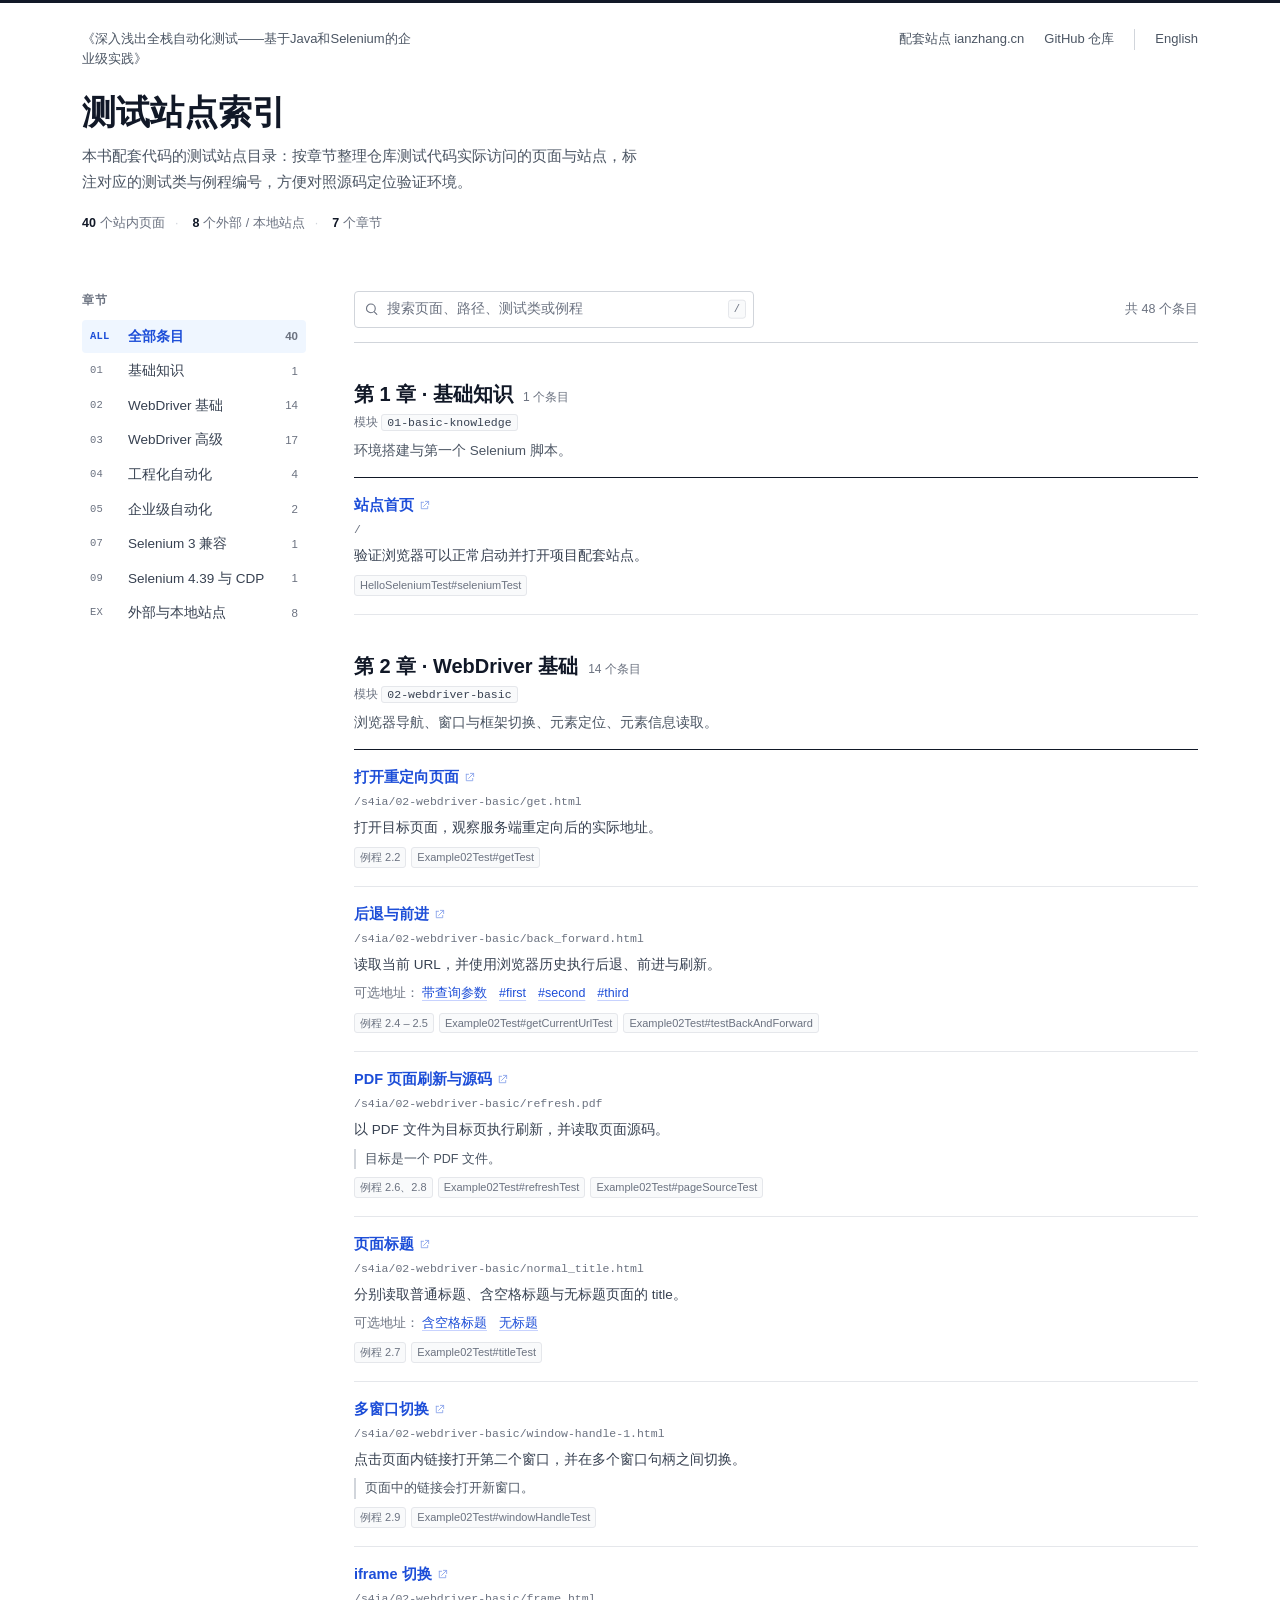
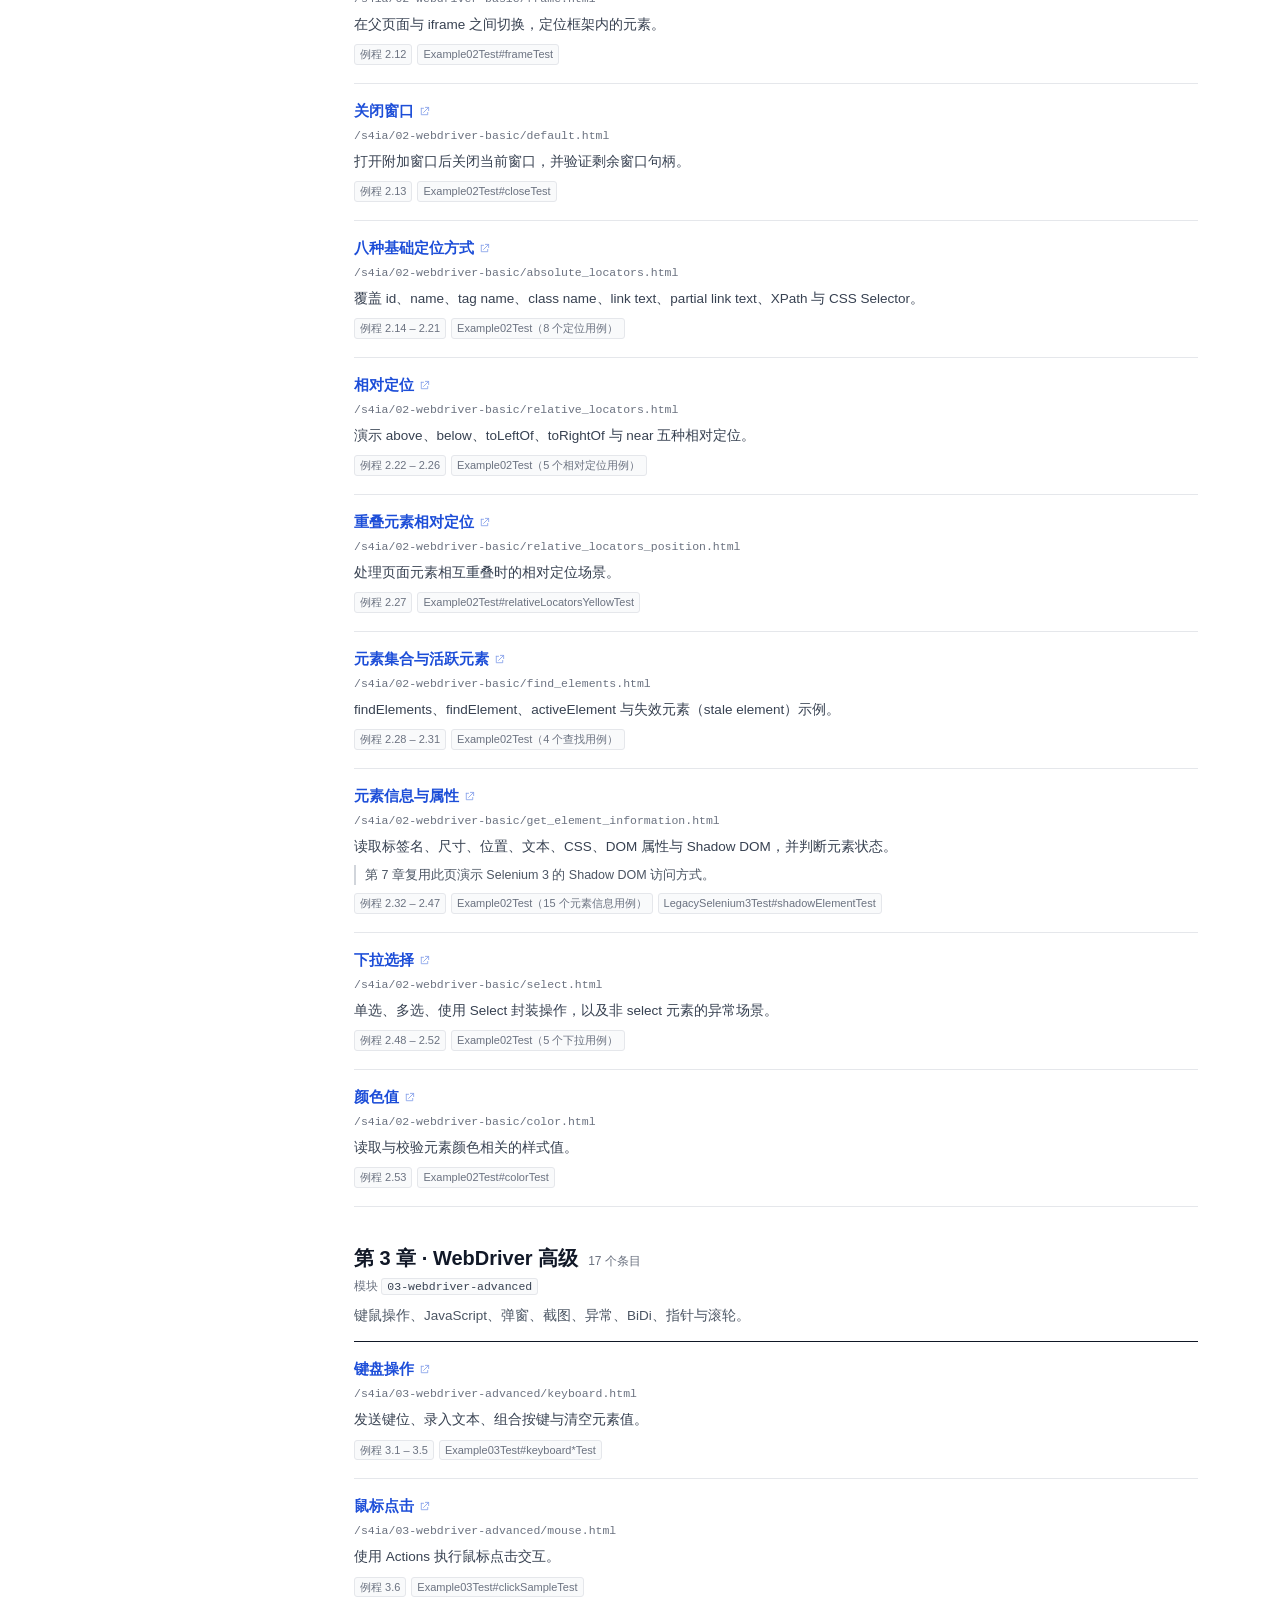
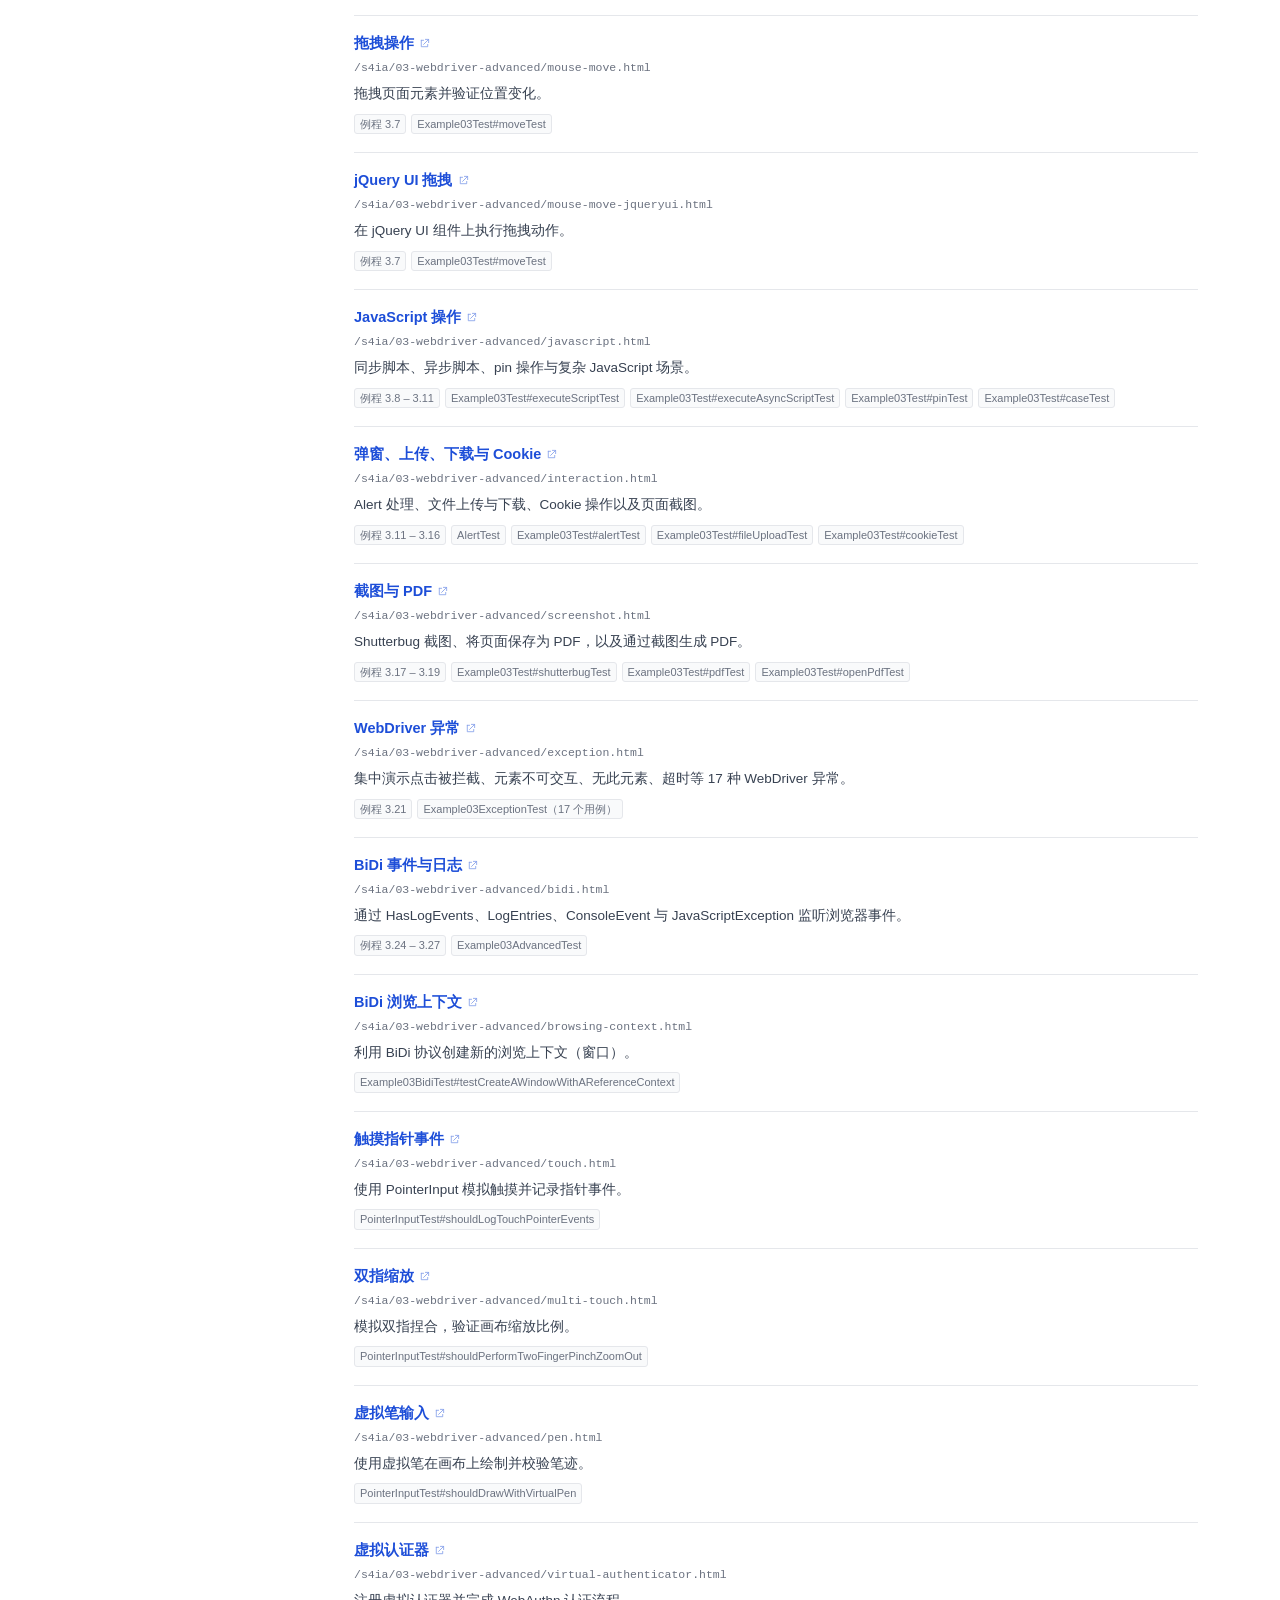
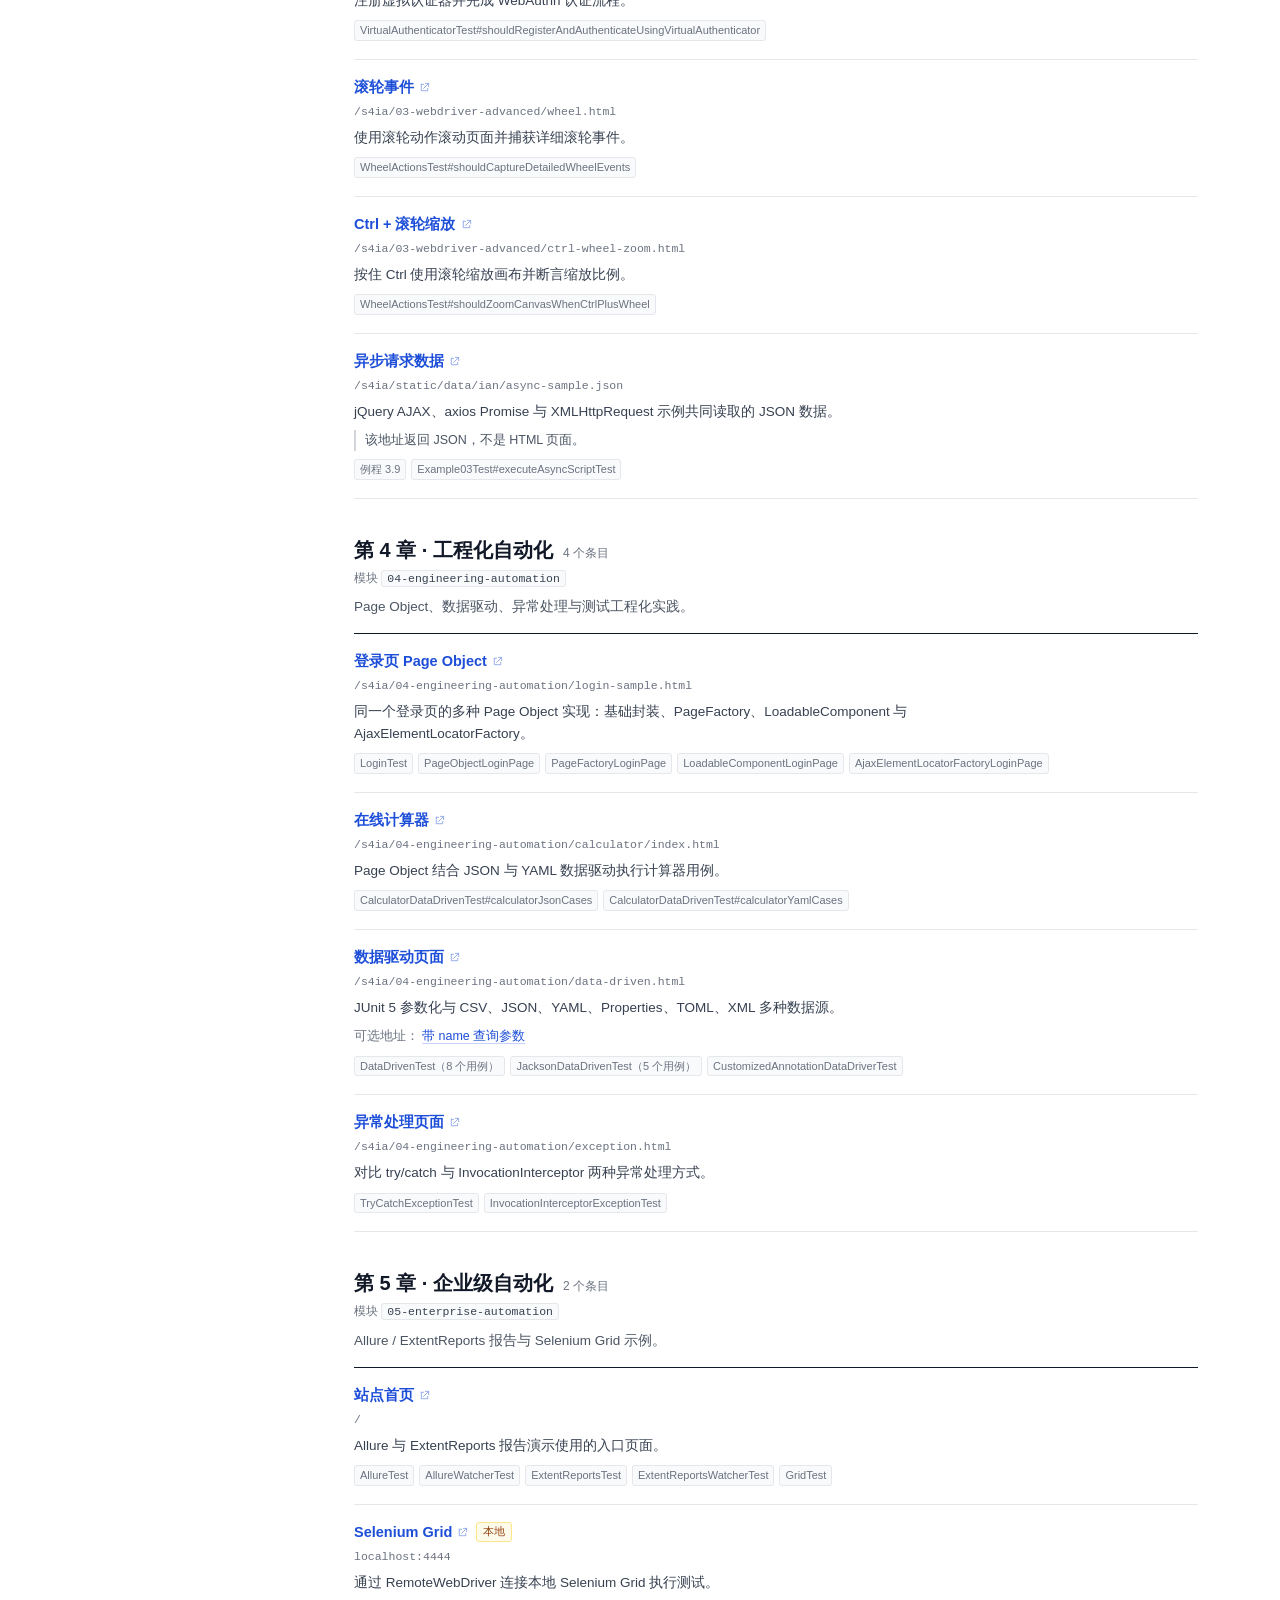
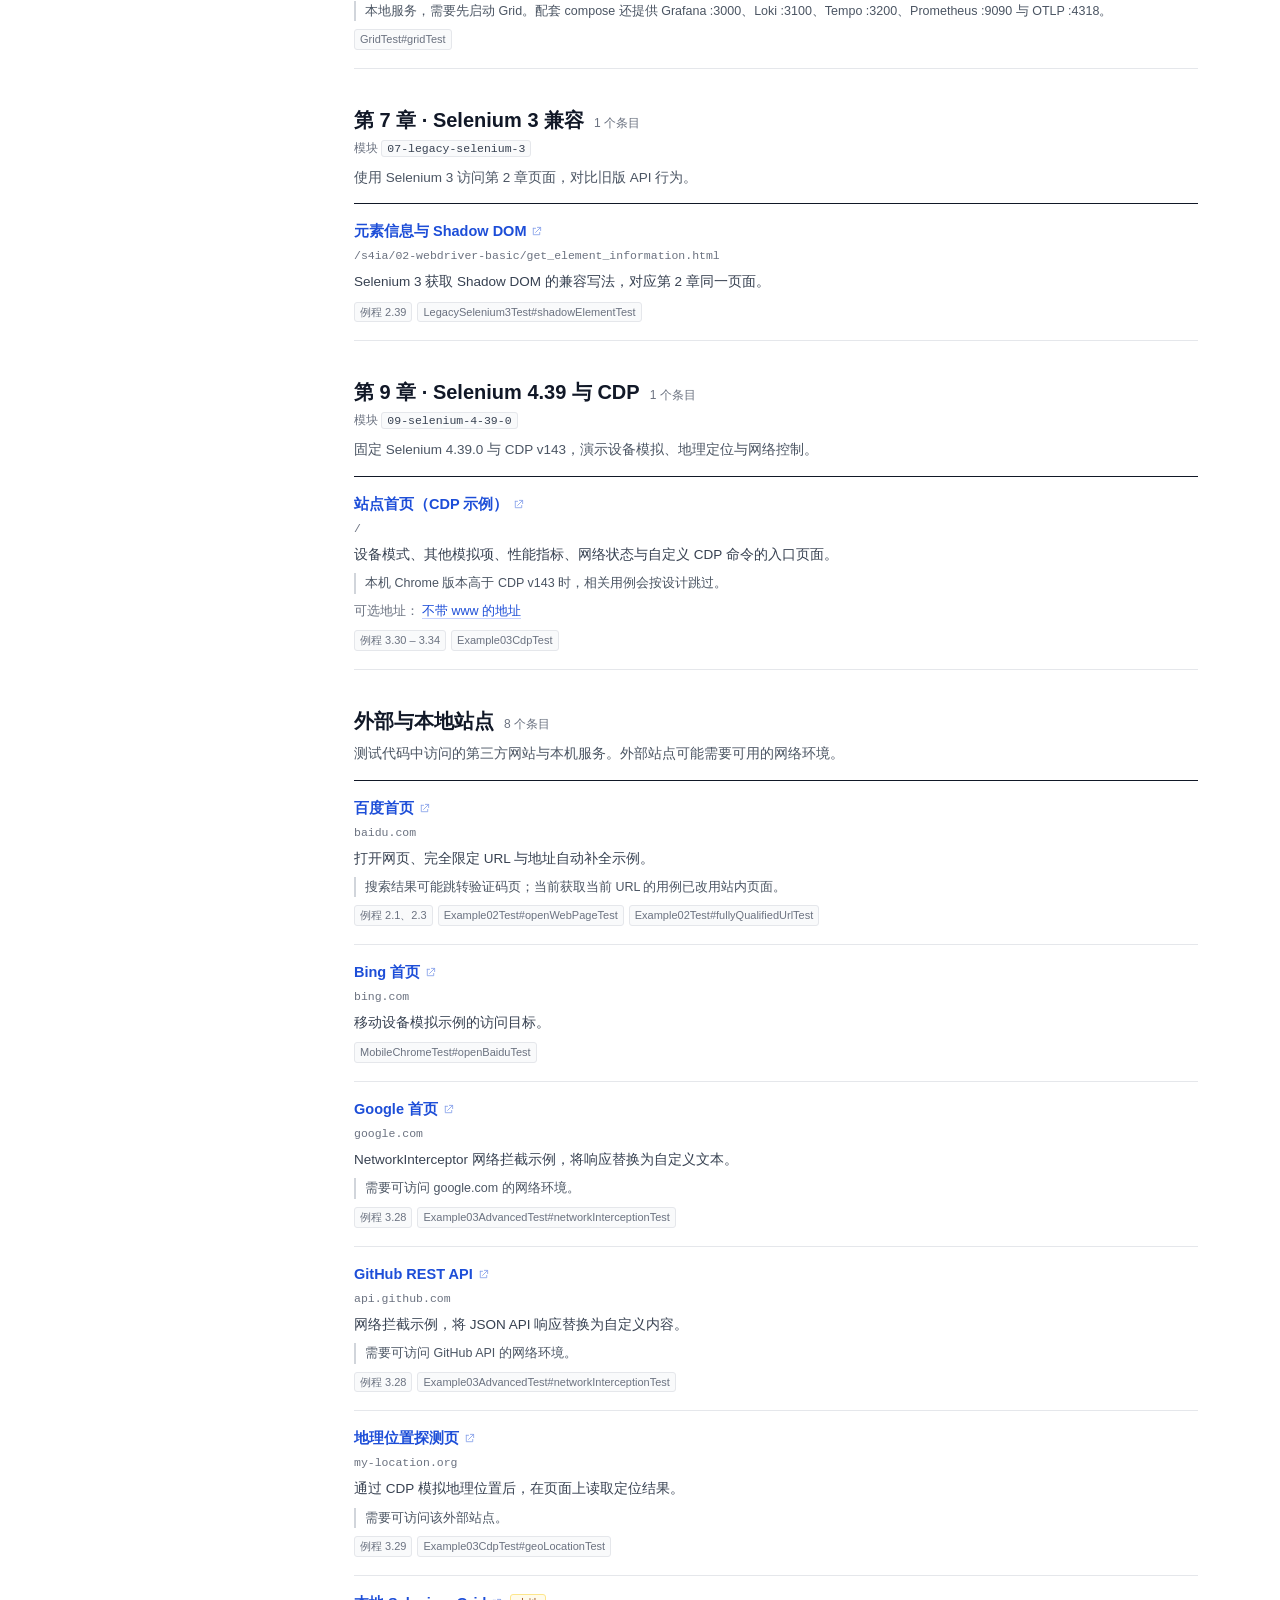
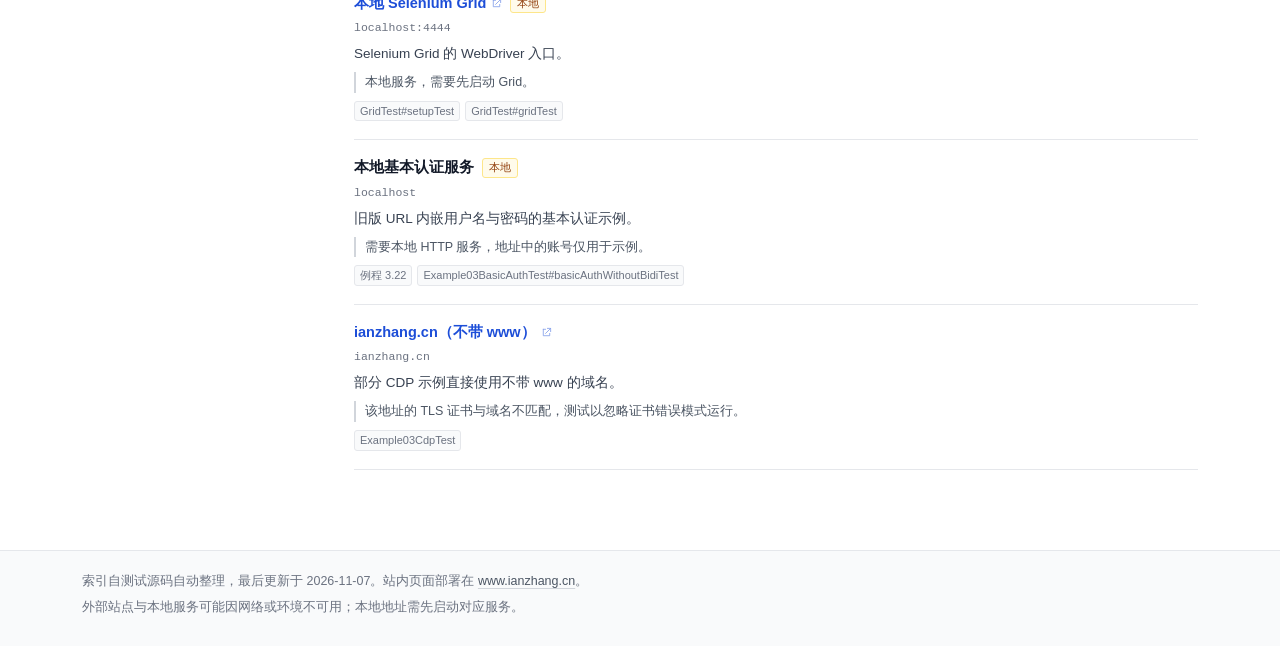
<file: docs/index.html>
<!doctype html>
<html lang="zh-CN">
<head>
  <meta charset="utf-8">
  <meta name="viewport" content="width=device-width, initial-scale=1">
  <meta name="color-scheme" content="light">
  <title>测试站点索引 · 《深入浅出全栈自动化测试——基于Java和Selenium的企业级实践》</title>
  <meta name="description" content="《深入浅出全栈自动化测试——基于Java和Selenium的企业级实践》配套代码的测试站点目录：按章节索引 ianzhang.cn 站内页面、外部验证站点与本机服务，并标注对应的测试类和例程。">
  <link rel="canonical" href="https://alaahong.github.io/Hands-On-Full-Stack-Test-Automation-Enterprise-Practices-with-Java-and-Selenium/">
  <link rel="alternate" hreflang="zh-CN" href="https://alaahong.github.io/Hands-On-Full-Stack-Test-Automation-Enterprise-Practices-with-Java-and-Selenium/">
  <link rel="alternate" hreflang="en" href="https://alaahong.github.io/Hands-On-Full-Stack-Test-Automation-Enterprise-Practices-with-Java-and-Selenium/en/">
  <link rel="alternate" hreflang="x-default" href="https://alaahong.github.io/Hands-On-Full-Stack-Test-Automation-Enterprise-Practices-with-Java-and-Selenium/">
  <link rel="icon" href="favicon.svg" type="image/svg+xml">
  <link rel="stylesheet" href="assets/style.css">
</head>
<body>
  <a class="skip-link" href="#main">跳到主要内容</a>

  <header class="masthead">
    <div class="wrap">
      <div class="masthead-top">
        <p class="book-title">《深入浅出全栈自动化测试——基于Java和Selenium的企业级实践》</p>
        <nav class="top-links" aria-label="相关链接">
          <a href="https://www.ianzhang.cn" target="_blank" rel="noopener">配套站点 ianzhang.cn</a>
          <a href="https://github.com/alaahong/Hands-On-Full-Stack-Test-Automation-Enterprise-Practices-with-Java-and-Selenium" target="_blank" rel="noopener">GitHub 仓库</a>
          <a class="lang" href="en/" hreflang="en" lang="en">English</a>
        </nav>
      </div>
      <h1>测试站点索引</h1>
      <p class="lead">本书配套代码的测试站点目录：按章节整理仓库测试代码实际访问的页面与站点，标注对应的测试类与例程编号，方便对照源码定位验证环境。</p>
      <p class="meta-line" id="stats" aria-label="索引统计"></p>
    </div>
  </header>

  <div class="wrap layout">
    <aside class="sidebar">
      <p class="sidebar-title">章节</p>
      <nav class="chips" id="chapter-filter" aria-label="按章节筛选"></nav>
    </aside>

    <main class="main" id="main">
      <div class="main-toolbar">
        <div class="search">
          <svg class="search-icon" aria-hidden="true" viewBox="0 0 24 24"><circle cx="11" cy="11" r="7"/><path d="m16.5 16.5 4 4"/></svg>
          <input id="search" type="search" placeholder="搜索页面、路径、测试类或例程" autocomplete="off" spellcheck="false" aria-label="搜索测试站点">
          <kbd class="search-hint" aria-hidden="true">/</kbd>
        </div>
        <p class="result-line" id="result-line" aria-live="polite"></p>
      </div>

      <div id="content"></div>

      <div class="empty" id="empty" hidden>
        <p class="empty-title">没有匹配的站点</p>
        <p>换一个关键词，或点击「全部条目」查看完整索引。</p>
      </div>

      <noscript>
        <p class="noscript">此索引需要 JavaScript 才能按章节展示。你仍可以直接访问 <a href="https://www.ianzhang.cn">https://www.ianzhang.cn</a>。</p>
      </noscript>
    </main>
  </div>

  <footer class="footer">
    <div class="wrap footer-inner">
      <p>索引自测试源码自动整理，最后更新于 <span id="updated"></span>。站内页面部署在 <a href="https://www.ianzhang.cn" target="_blank" rel="noopener">www.ianzhang.cn</a>。</p>
      <p>外部站点与本地服务可能因网络或环境不可用；本地地址需先启动对应服务。</p>
    </div>
  </footer>

  <script src="assets/sites.js"></script>
  <script src="assets/app.js"></script>
</body>
</html>
</file>
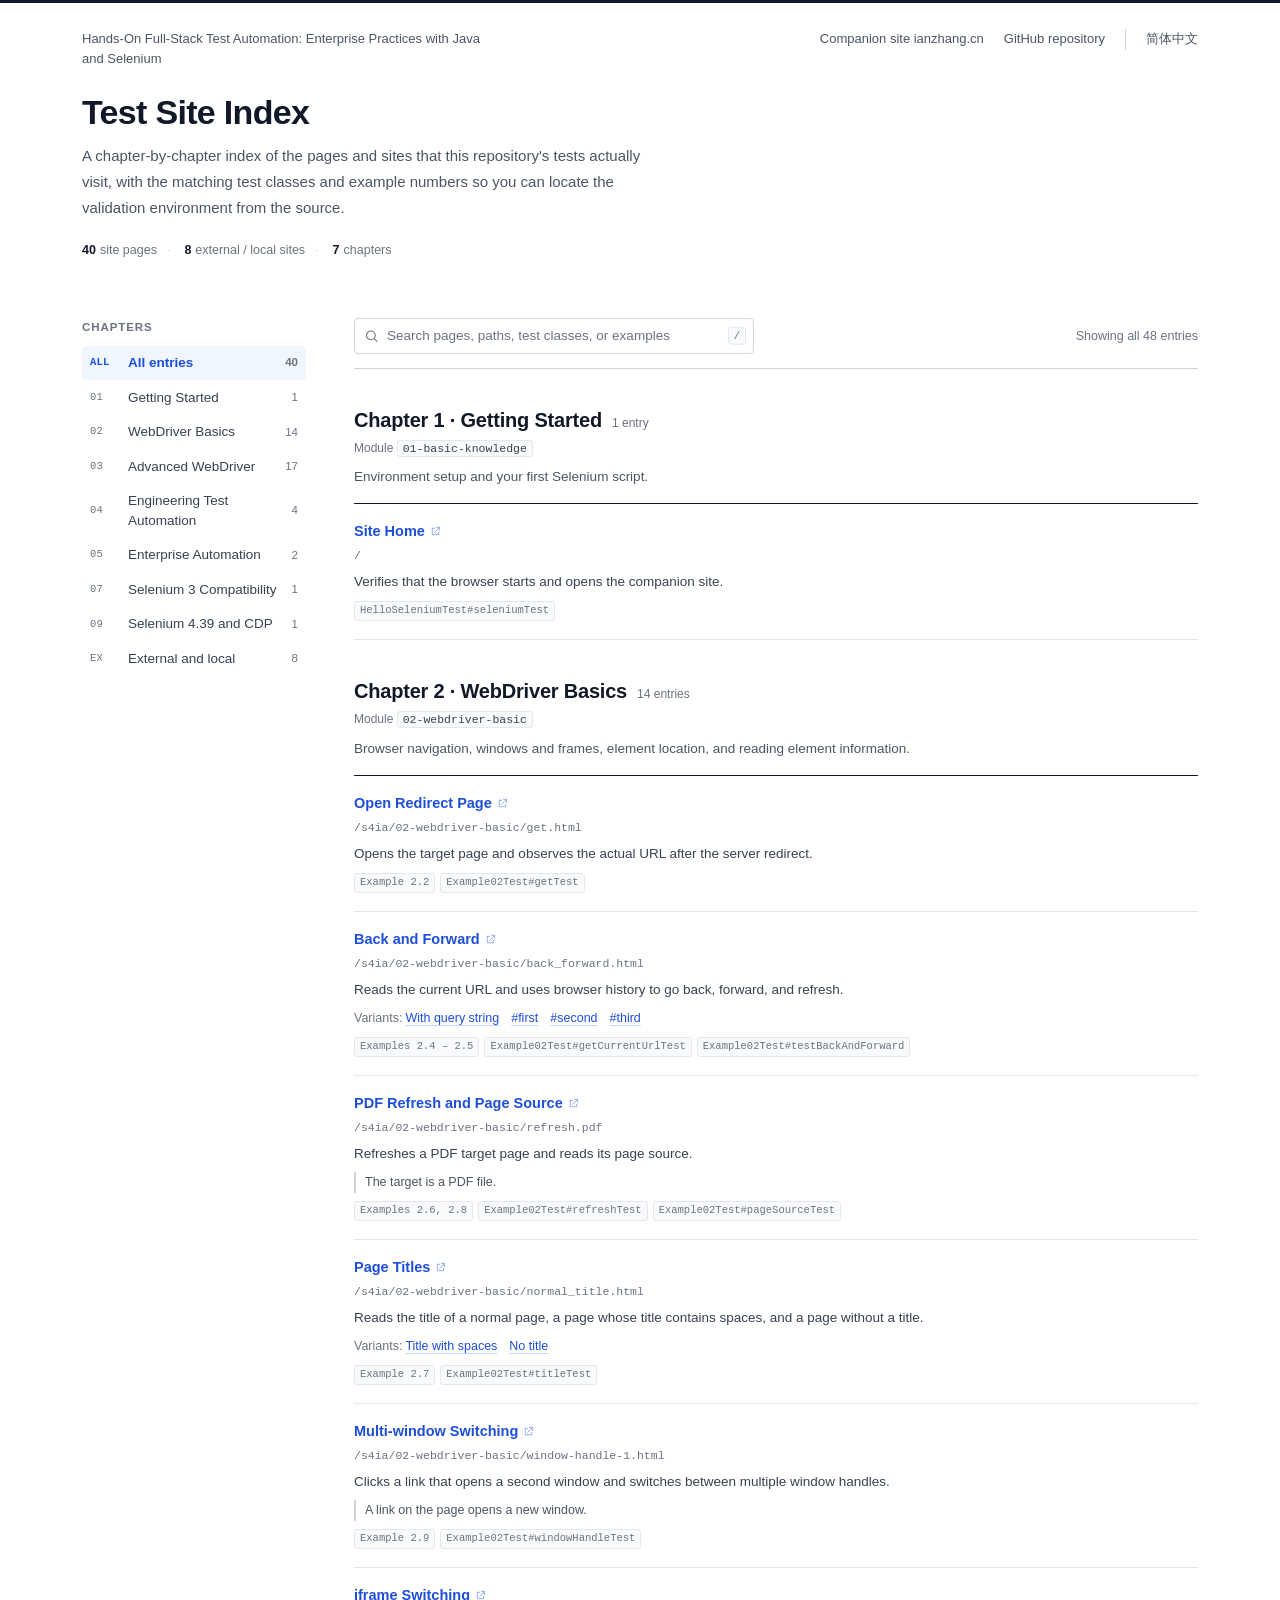
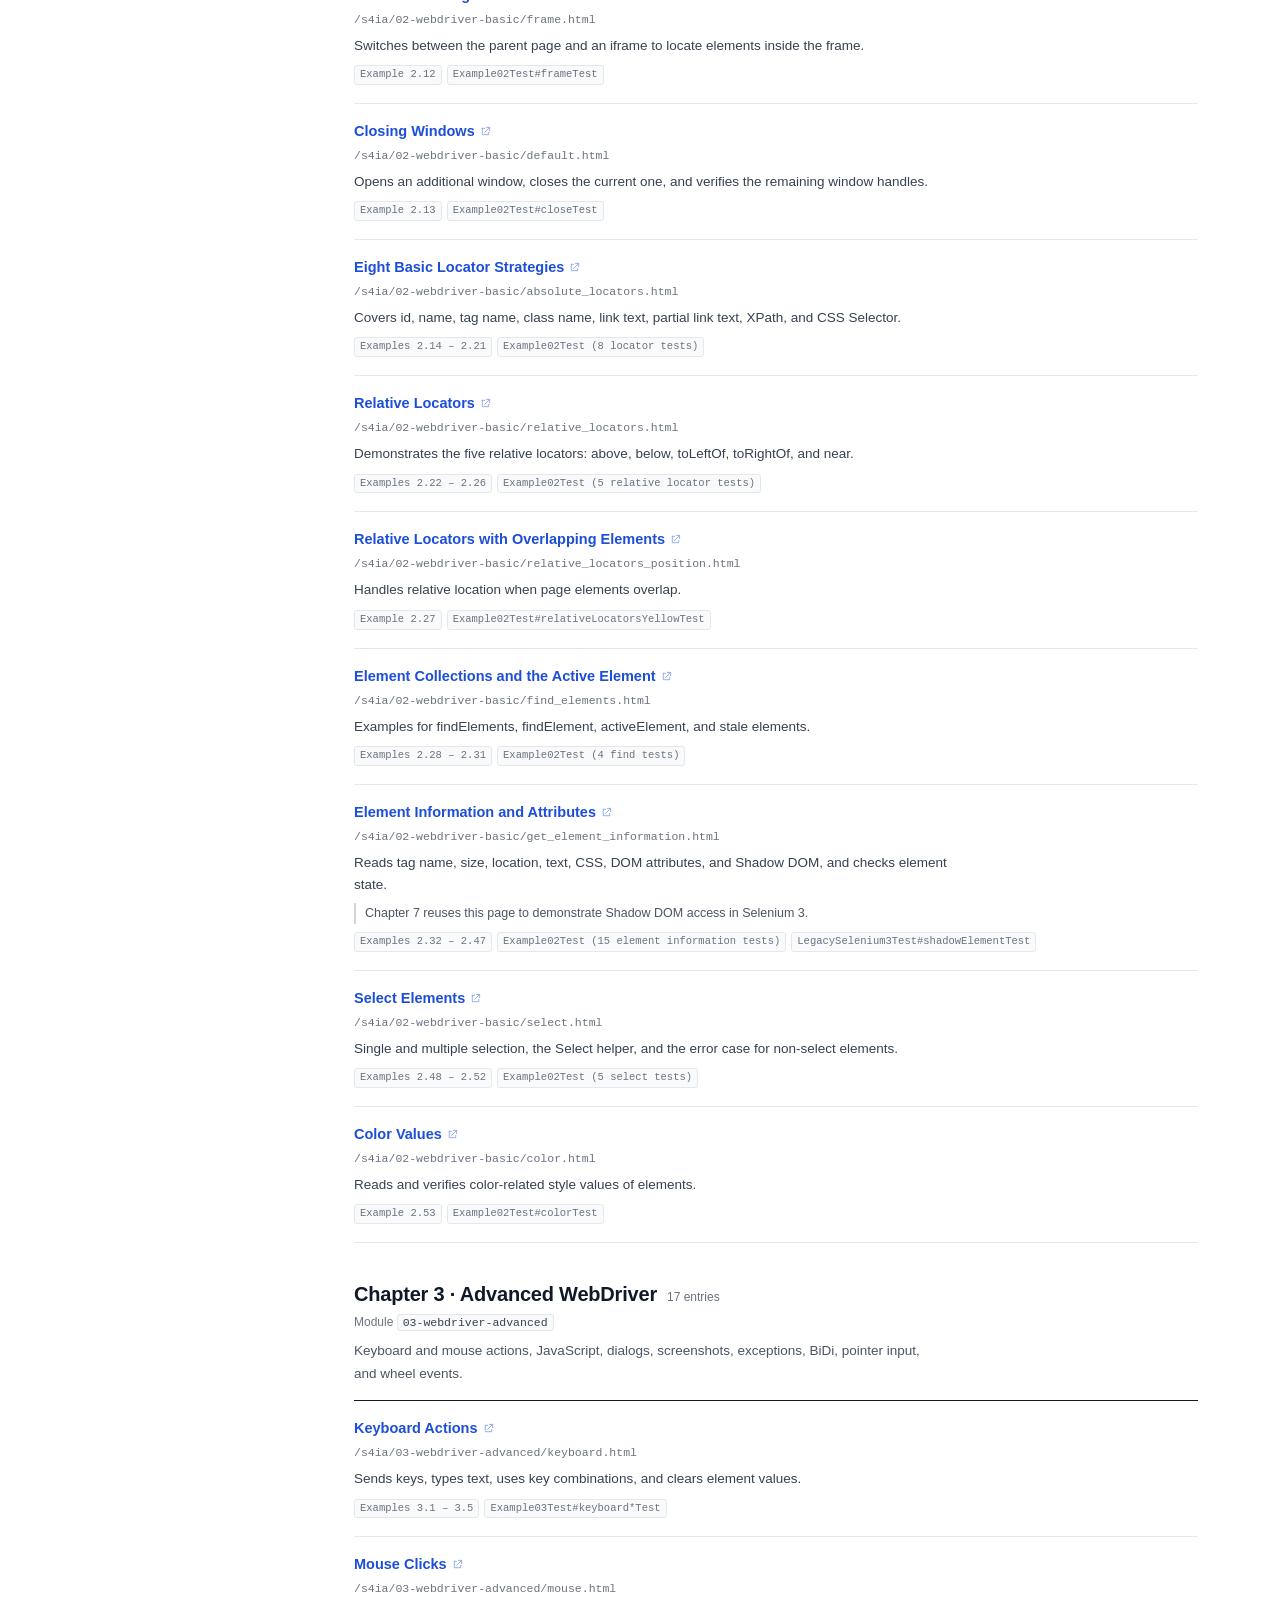
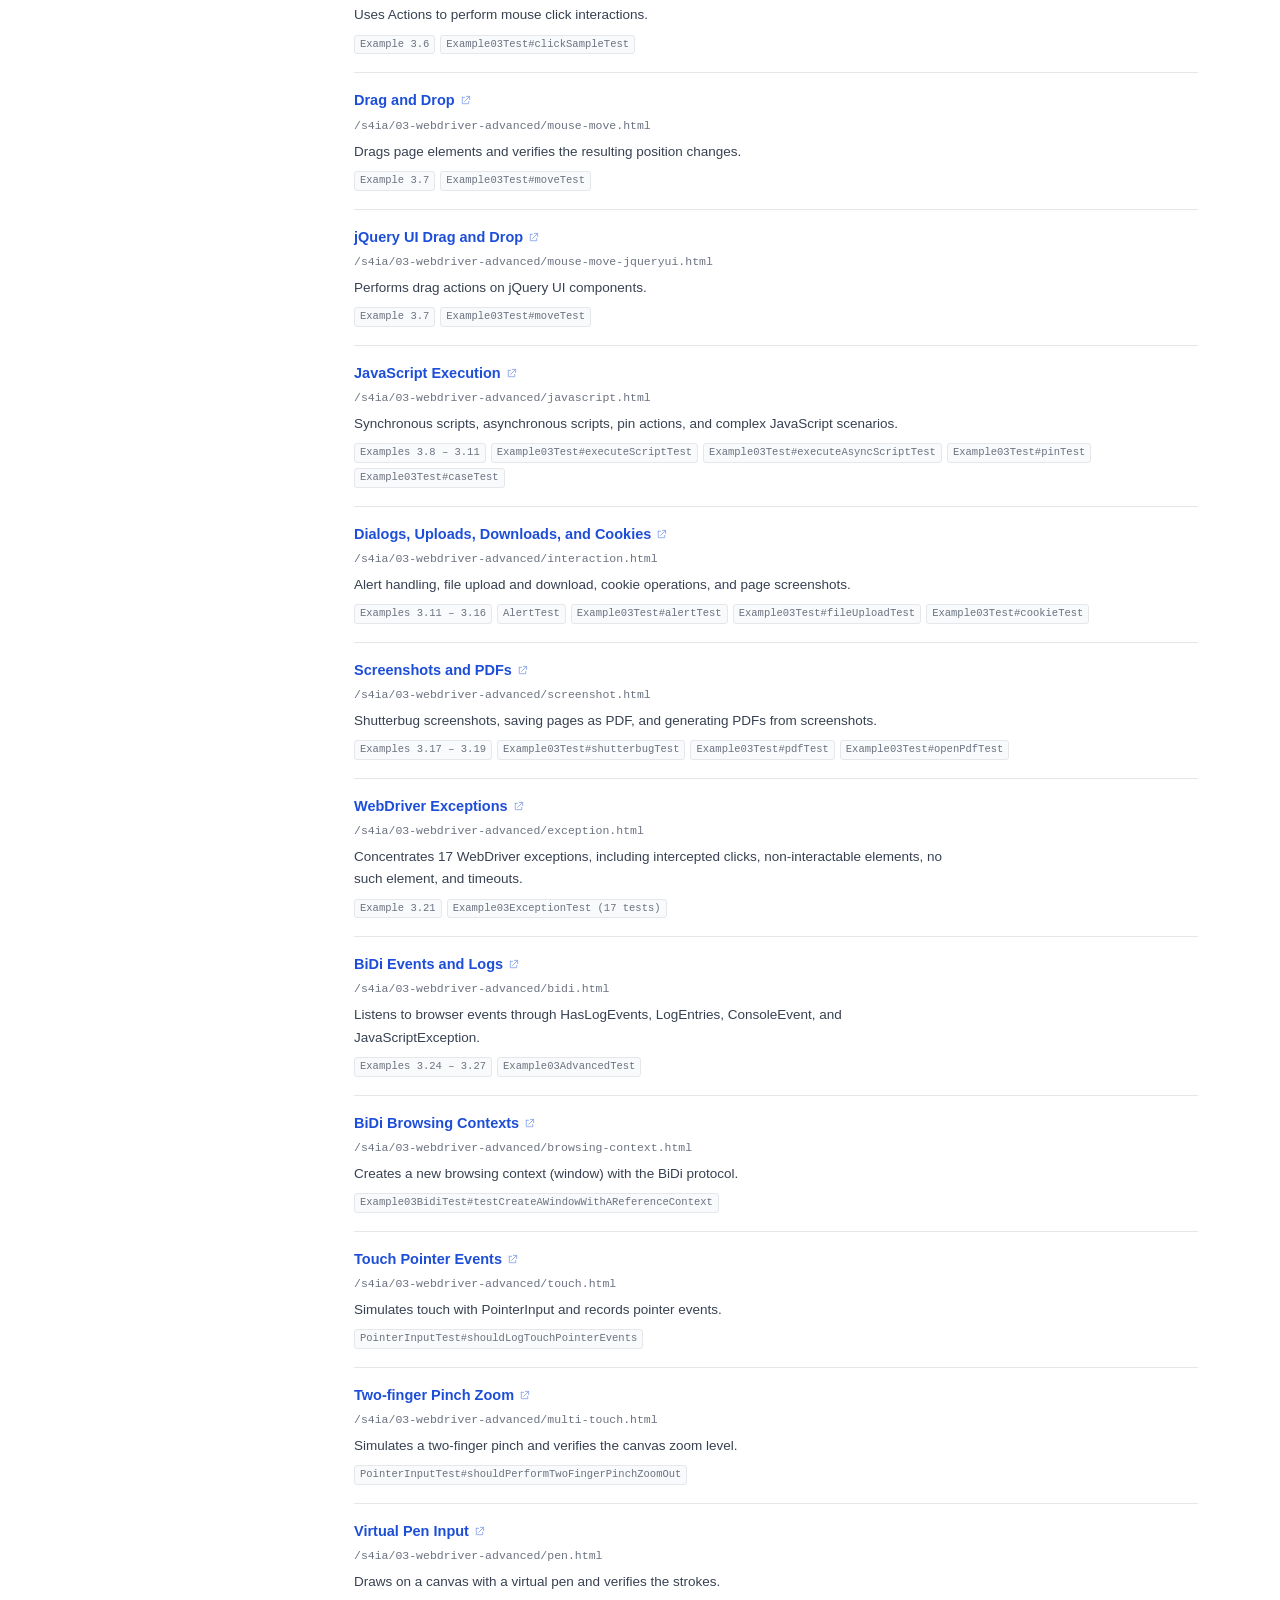
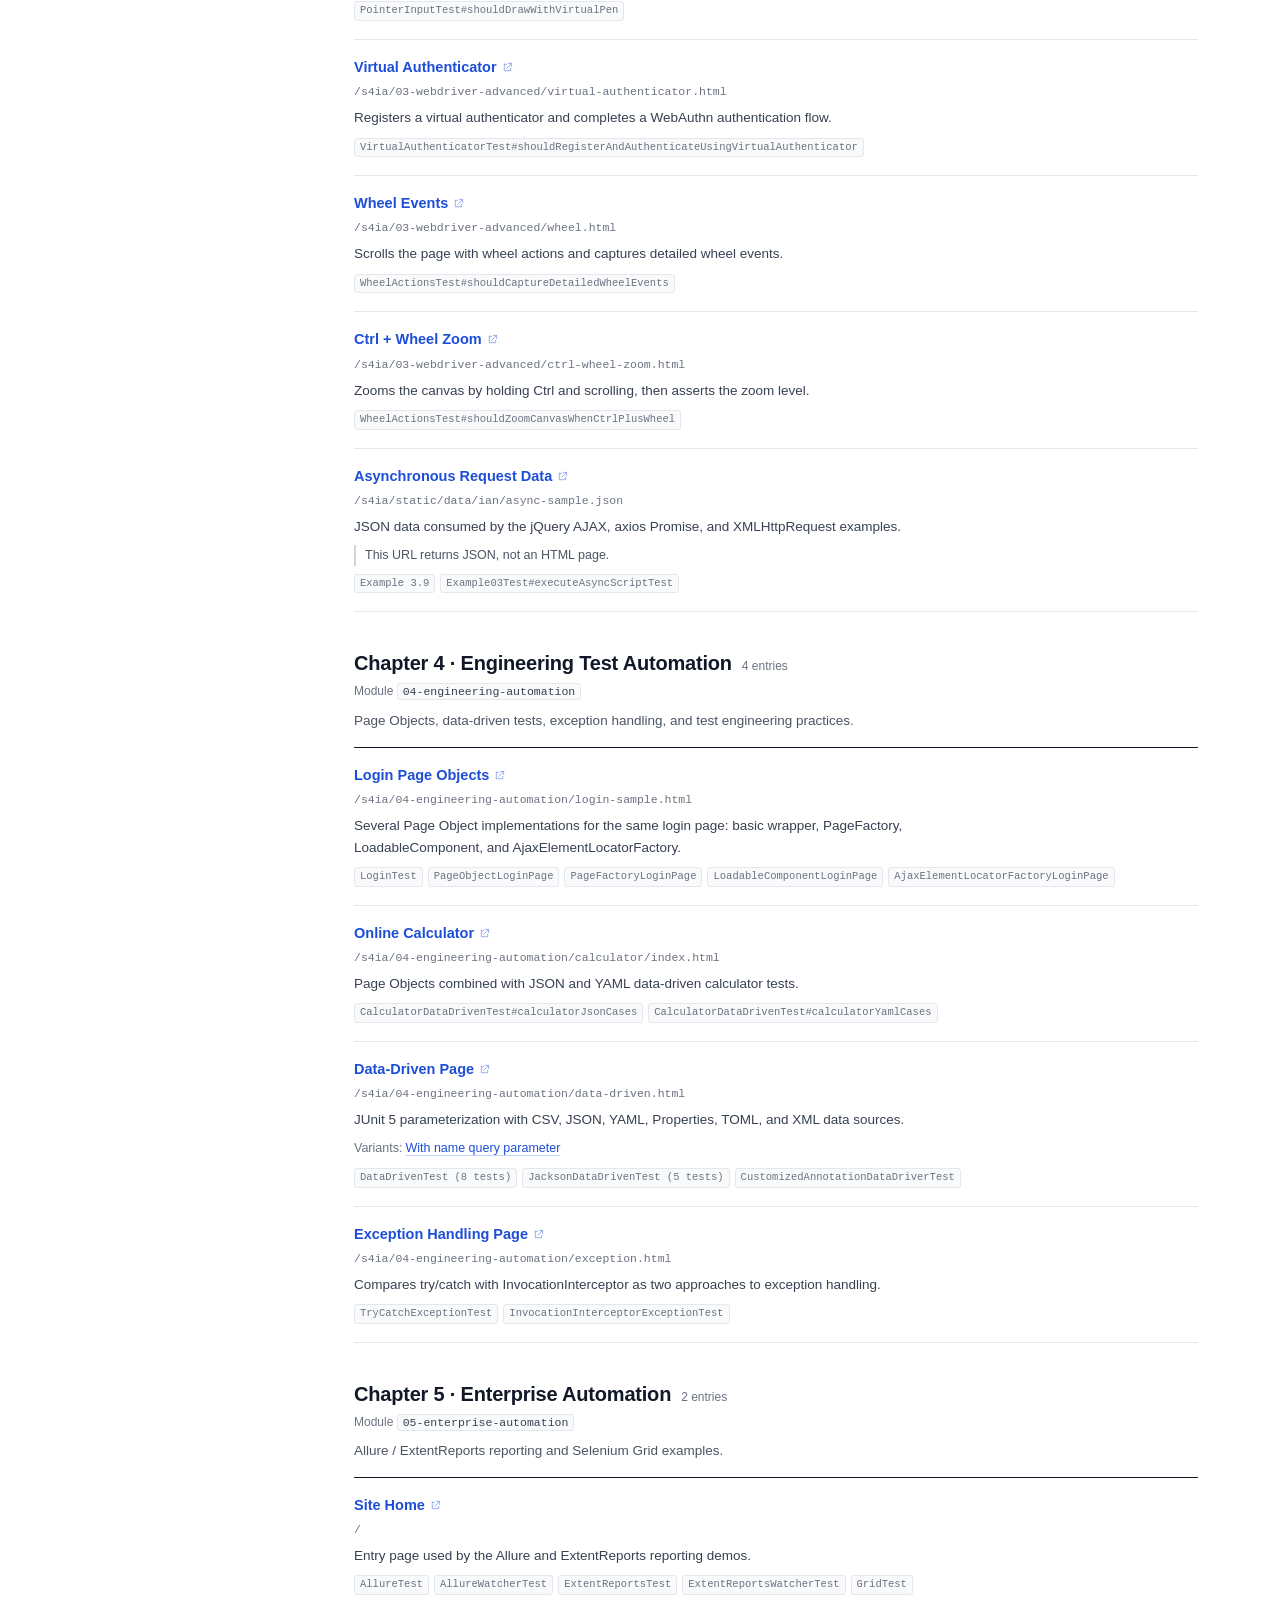
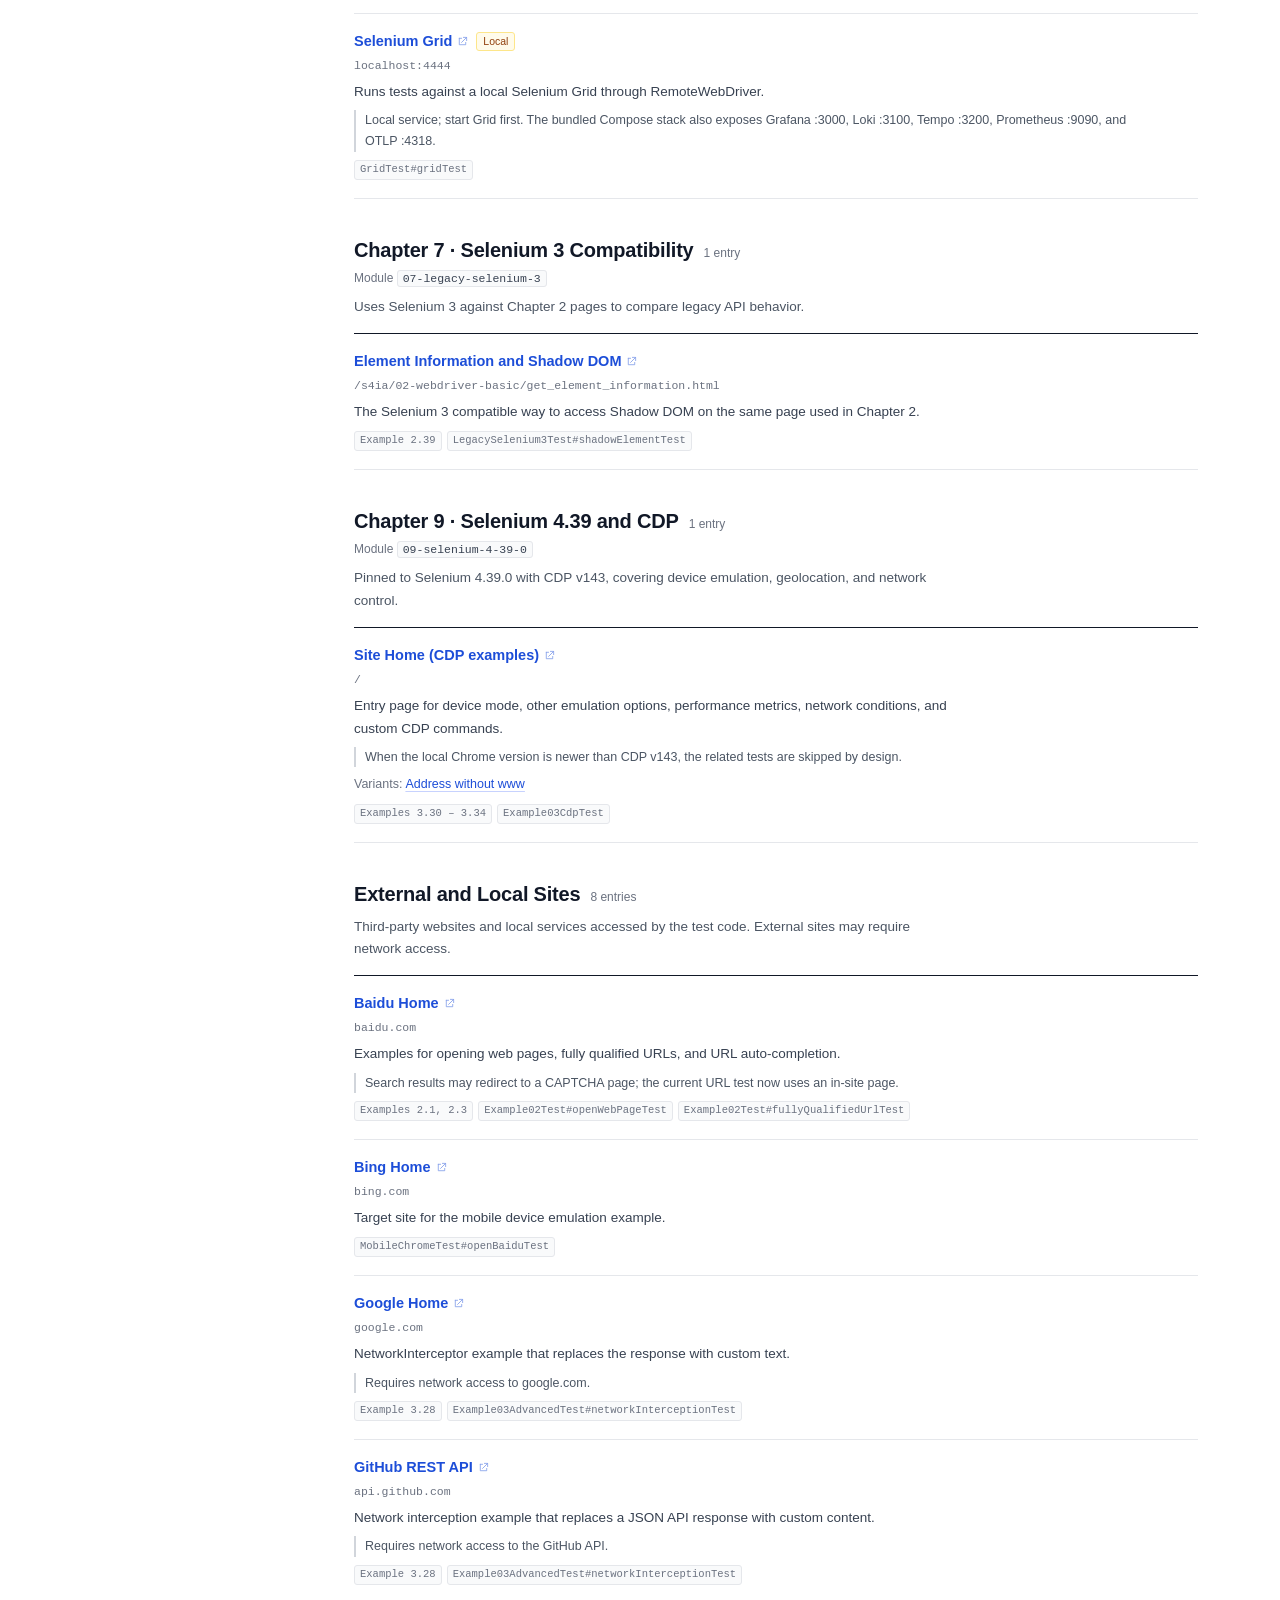
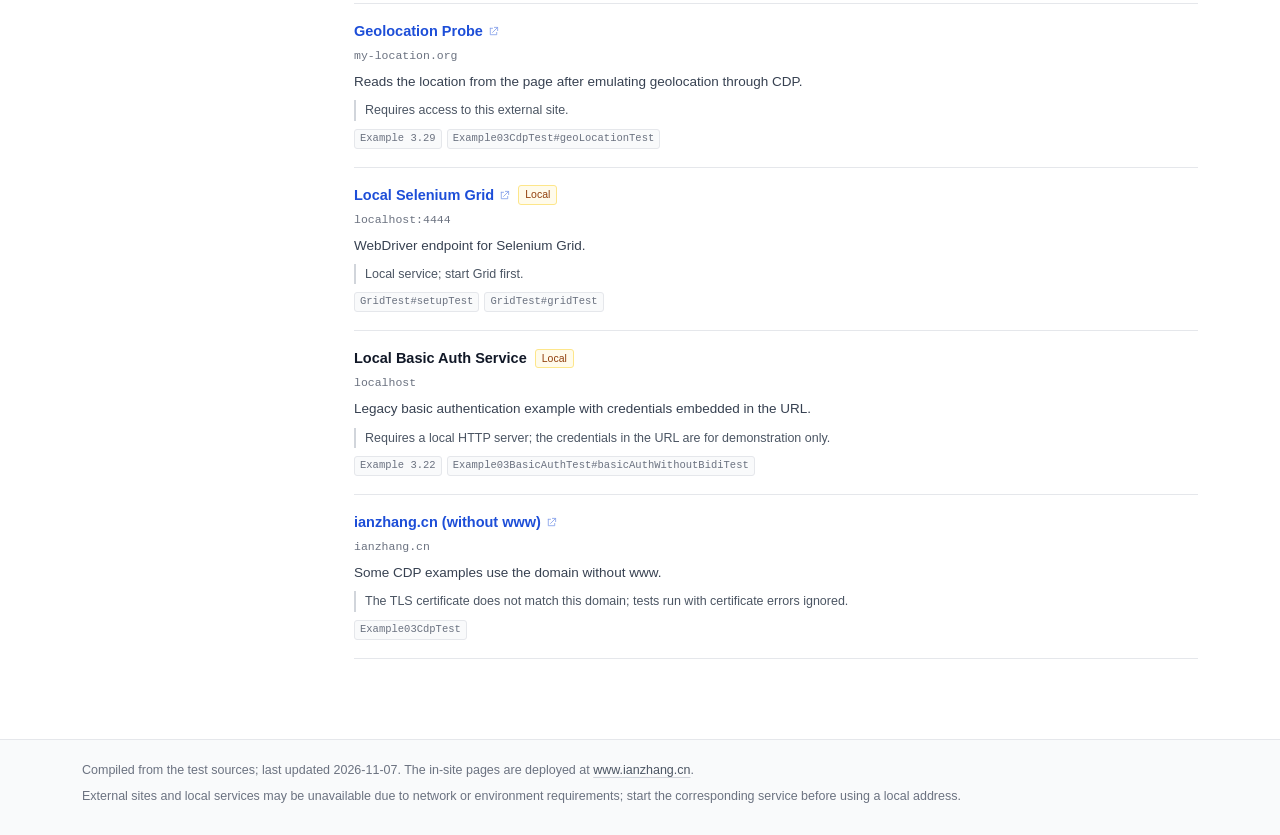
<file: docs/en/index.html>
<!doctype html>
<html lang="en">
<head>
  <meta charset="utf-8">
  <meta name="viewport" content="width=device-width, initial-scale=1">
  <meta name="color-scheme" content="light">
  <title>Test Site Index · Hands-On Full-Stack Test Automation: Enterprise Practices with Java and Selenium</title>
  <meta name="description" content="Test site directory for the companion code of Hands-On Full-Stack Test Automation: Enterprise Practices with Java and Selenium — a chapter-by-chapter index of ianzhang.cn pages, external validation sites, and local services, with the matching test classes and examples.">
  <link rel="canonical" href="https://alaahong.github.io/Hands-On-Full-Stack-Test-Automation-Enterprise-Practices-with-Java-and-Selenium/en/">
  <link rel="alternate" hreflang="zh-CN" href="https://alaahong.github.io/Hands-On-Full-Stack-Test-Automation-Enterprise-Practices-with-Java-and-Selenium/">
  <link rel="alternate" hreflang="en" href="https://alaahong.github.io/Hands-On-Full-Stack-Test-Automation-Enterprise-Practices-with-Java-and-Selenium/en/">
  <link rel="alternate" hreflang="x-default" href="https://alaahong.github.io/Hands-On-Full-Stack-Test-Automation-Enterprise-Practices-with-Java-and-Selenium/">
  <link rel="icon" href="../favicon.svg" type="image/svg+xml">
  <link rel="stylesheet" href="../assets/style.css">
</head>
<body>
  <a class="skip-link" href="#main">Skip to content</a>

  <header class="masthead">
    <div class="wrap">
      <div class="masthead-top">
        <p class="book-title">Hands-On Full-Stack Test Automation: Enterprise Practices with Java and Selenium</p>
        <nav class="top-links" aria-label="Related links">
          <a href="https://www.ianzhang.cn" target="_blank" rel="noopener">Companion site ianzhang.cn</a>
          <a href="https://github.com/alaahong/Hands-On-Full-Stack-Test-Automation-Enterprise-Practices-with-Java-and-Selenium" target="_blank" rel="noopener">GitHub repository</a>
          <a class="lang" href="../" hreflang="zh-CN" lang="zh-CN">简体中文</a>
        </nav>
      </div>
      <h1>Test Site Index</h1>
      <p class="lead">A chapter-by-chapter index of the pages and sites that this repository's tests actually visit, with the matching test classes and example numbers so you can locate the validation environment from the source.</p>
      <p class="meta-line" id="stats" aria-label="Index statistics"></p>
    </div>
  </header>

  <div class="wrap layout">
    <aside class="sidebar">
      <p class="sidebar-title">Chapters</p>
      <nav class="chips" id="chapter-filter" aria-label="Filter by chapter"></nav>
    </aside>

    <main class="main" id="main">
      <div class="main-toolbar">
        <div class="search">
          <svg class="search-icon" aria-hidden="true" viewBox="0 0 24 24"><circle cx="11" cy="11" r="7"/><path d="m16.5 16.5 4 4"/></svg>
          <input id="search" type="search" placeholder="Search pages, paths, test classes, or examples" autocomplete="off" spellcheck="false" aria-label="Search test sites">
          <kbd class="search-hint" aria-hidden="true">/</kbd>
        </div>
        <p class="result-line" id="result-line" aria-live="polite"></p>
      </div>

      <div id="content"></div>

      <div class="empty" id="empty" hidden>
        <p class="empty-title">No matching sites</p>
        <p>Try another keyword, or click “All entries” to see the complete index.</p>
      </div>

      <noscript>
        <p class="noscript">This index needs JavaScript to group entries by chapter. You can still visit <a href="https://www.ianzhang.cn">https://www.ianzhang.cn</a> directly.</p>
      </noscript>
    </main>
  </div>

  <footer class="footer">
    <div class="wrap footer-inner">
      <p>Compiled from the test sources; last updated <span id="updated"></span>. The in-site pages are deployed at <a href="https://www.ianzhang.cn" target="_blank" rel="noopener">www.ianzhang.cn</a>.</p>
      <p>External sites and local services may be unavailable due to network or environment requirements; start the corresponding service before using a local address.</p>
    </div>
  </footer>

  <script src="../assets/sites.js"></script>
  <script src="../assets/app.js"></script>
</body>
</html>
</file>
<file: docs/assets/style.css>
:root {
  --sans: -apple-system, BlinkMacSystemFont, "Segoe UI", "Noto Sans SC", "PingFang SC",
    "Microsoft YaHei", "Hiragino Sans GB", sans-serif;
  --mono: ui-monospace, SFMono-Regular, "SF Mono", Menlo, Consolas, "Liberation Mono", monospace;
  --ink: #111827;
  --ink-soft: #374151;
  --muted: #4b5563;
  --faint: #6b7280;
  --rule: #e5e7eb;
  --rule-strong: #d1d5db;
  --accent: #1d4ed8;
  --accent-dark: #1e40af;
  --accent-soft: #eff6ff;
  --bg-soft: #f9fafb;
  --local-ink: #92400e;
  --local-bg: #fffbeb;
  --local-rule: #fde68a;
  --max: 1180px;
}

*,
*::before,
*::after {
  box-sizing: border-box;
}

html {
  -webkit-text-size-adjust: 100%;
}

body {
  margin: 0;
  background: #fff;
  color: var(--ink);
  font-family: var(--sans);
  font-size: 15px;
  line-height: 1.6;
  -webkit-font-smoothing: antialiased;
}

h1,
h2,
p {
  margin: 0;
}

a {
  color: var(--accent);
  text-decoration: none;
}

a:hover {
  color: var(--accent-dark);
}

:focus-visible {
  outline: 2px solid var(--accent);
  outline-offset: 2px;
}

[hidden] {
  display: none !important;
}

.wrap {
  width: 100%;
  max-width: var(--max);
  margin: 0 auto;
  padding: 0 32px;
}

.skip-link {
  position: absolute;
  top: -100px;
  left: 16px;
  z-index: 100;
  padding: 8px 12px;
  border: 1px solid var(--accent);
  border-radius: 4px;
  background: #fff;
  font-size: 13px;
}

.skip-link:focus {
  top: 16px;
}

/* Masthead */

.masthead {
  border-top: 3px solid var(--ink);
  background: #fff;
}

.masthead .wrap {
  padding-top: 26px;
  padding-bottom: 24px;
}

.masthead-top {
  display: flex;
  align-items: baseline;
  justify-content: space-between;
  gap: 24px;
  margin-bottom: 24px;
}

.book-title {
  max-width: 46ch;
  color: var(--muted);
  font-size: 13px;
  line-height: 1.5;
}

html[lang="en"] .book-title {
  max-width: 56ch;
}

.top-links {
  display: flex;
  flex: none;
  align-items: baseline;
  gap: 20px;
  font-size: 13px;
  white-space: nowrap;
}

.top-links a {
  color: var(--muted);
}

.top-links a:hover {
  color: var(--accent);
  text-decoration: underline;
  text-underline-offset: 3px;
}

.top-links .lang {
  padding-left: 20px;
  border-left: 1px solid var(--rule-strong);
}

h1 {
  font-size: clamp(28px, 3.4vw, 34px);
  font-weight: 700;
  line-height: 1.2;
  letter-spacing: -0.02em;
}

html[lang="zh-CN"] h1 {
  letter-spacing: 0;
}

.lead {
  max-width: 68ch;
  margin-top: 10px;
  color: var(--muted);
  font-size: 15px;
  line-height: 1.75;
}

.meta-line {
  display: flex;
  flex-wrap: wrap;
  margin-top: 18px;
  color: var(--faint);
  font-size: 12.5px;
}

.meta-line span {
  display: inline-flex;
  align-items: baseline;
  gap: 4px;
}

.meta-line span + span::before {
  content: "\00b7";
  margin: 0 10px;
  color: var(--rule-strong);
}

.meta-line strong {
  color: var(--ink);
  font-weight: 600;
  font-variant-numeric: tabular-nums;
}

/* Layout and chapter navigation */

.layout {
  display: grid;
  grid-template-columns: 224px minmax(0, 1fr);
  align-items: start;
  gap: 48px;
  padding-top: 34px;
  padding-bottom: 80px;
}

.sidebar {
  position: sticky;
  top: 24px;
}

.sidebar-title {
  margin-bottom: 10px;
  color: var(--faint);
  font-size: 11.5px;
  font-weight: 600;
  letter-spacing: 0.08em;
  text-transform: uppercase;
}

html[lang="zh-CN"] .sidebar-title {
  letter-spacing: 0.12em;
}

.chips {
  display: flex;
  flex-direction: column;
  gap: 1px;
}

.chip {
  display: grid;
  grid-template-columns: 30px minmax(0, 1fr) auto;
  align-items: center;
  gap: 8px;
  width: 100%;
  padding: 7px 8px;
  border: 0;
  border-radius: 4px;
  background: transparent;
  color: var(--ink-soft);
  font-family: inherit;
  font-size: 13.5px;
  line-height: 1.45;
  text-align: left;
  cursor: pointer;
}

.chip:hover {
  background: var(--bg-soft);
  color: var(--ink);
}

.chip[aria-pressed="true"] {
  background: var(--accent-soft);
  color: var(--accent);
  font-weight: 600;
}

.chip-code {
  color: var(--faint);
  font-family: var(--mono);
  font-size: 10.5px;
  letter-spacing: 0.02em;
}

.chip[aria-pressed="true"] .chip-code {
  color: var(--accent);
}

.chip-name {
  overflow: hidden;
  text-overflow: ellipsis;
  white-space: nowrap;
}

.chip-count {
  color: var(--faint);
  font-size: 11.5px;
  font-variant-numeric: tabular-nums;
}

@media (min-width: 901px) {
  .chip-name {
    overflow: visible;
    white-space: normal;
  }
}

/* Search and results */

.main {
  min-width: 0;
}

.main-toolbar {
  display: flex;
  align-items: center;
  gap: 16px;
  padding-bottom: 14px;
  border-bottom: 1px solid var(--rule-strong);
  scroll-margin-top: 24px;
}

.search {
  position: relative;
  flex: 1;
  max-width: 400px;
}

.search-icon {
  position: absolute;
  top: 50%;
  left: 10px;
  width: 15px;
  height: 15px;
  transform: translateY(-50%);
  fill: none;
  stroke: var(--faint);
  stroke-width: 1.8;
  stroke-linecap: round;
  pointer-events: none;
}

#search {
  width: 100%;
  padding: 7px 32px;
  border: 1px solid var(--rule-strong);
  border-radius: 4px;
  background: #fff;
  color: var(--ink);
  font-family: inherit;
  font-size: 13.5px;
  line-height: 1.5;
  appearance: none;
}

#search::placeholder {
  color: var(--faint);
}

#search:focus {
  border-color: var(--accent);
  outline: none;
  box-shadow: 0 0 0 3px rgba(29, 78, 216, 0.12);
}

.search-hint {
  position: absolute;
  top: 50%;
  right: 8px;
  padding: 1px 5px;
  transform: translateY(-50%);
  border: 1px solid var(--rule);
  border-radius: 3px;
  background: var(--bg-soft);
  color: var(--faint);
  font-family: var(--mono);
  font-size: 10.5px;
  line-height: 1.4;
}

.result-line {
  margin-left: auto;
  color: var(--faint);
  font-size: 12.5px;
  font-variant-numeric: tabular-nums;
  white-space: nowrap;
}

/* Chapter sections */

.chapter {
  padding-top: 38px;
  scroll-margin-top: 24px;
}

.chapter-head {
  padding-bottom: 14px;
  border-bottom: 1px solid var(--ink);
}

.chapter-title-row {
  display: flex;
  flex-wrap: wrap;
  align-items: baseline;
  gap: 10px;
}

.chapter-title {
  font-size: 20px;
  font-weight: 650;
  line-height: 1.35;
  letter-spacing: -0.01em;
}

html[lang="zh-CN"] .chapter-title {
  letter-spacing: 0;
}

.chapter-count {
  color: var(--faint);
  font-size: 12px;
}

.chapter-meta {
  margin-top: 5px;
  color: var(--faint);
  font-size: 12px;
}

.chapter-meta code {
  padding: 1px 5px;
  border: 1px solid var(--rule);
  border-radius: 3px;
  background: var(--bg-soft);
  color: var(--ink-soft);
  font-family: var(--mono);
  font-size: 11.5px;
}

.chapter-summary {
  max-width: 78ch;
  margin-top: 8px;
  color: var(--muted);
  font-size: 13.5px;
  line-height: 1.7;
}

/* Entries */

.entry {
  display: flex;
  align-items: flex-start;
  gap: 18px;
  padding: 17px 0 18px;
  border-bottom: 1px solid var(--rule);
}

.entry-body {
  flex: 1;
  min-width: 0;
}

.entry-title-row {
  display: flex;
  flex-wrap: wrap;
  align-items: center;
  gap: 8px;
}

.entry-name {
  display: inline-flex;
  align-items: center;
  gap: 5px;
  color: var(--accent);
  font-size: 14.5px;
  font-weight: 600;
  line-height: 1.45;
}

.entry-name:hover {
  color: var(--accent-dark);
  text-decoration: underline;
  text-underline-offset: 3px;
}

span.entry-name {
  color: var(--ink);
}

.entry-name svg {
  width: 11px;
  height: 11px;
  fill: none;
  stroke: currentColor;
  stroke-width: 1.8;
  stroke-linecap: round;
  stroke-linejoin: round;
  opacity: 0.55;
}

.badge-local {
  padding: 0 6px;
  border: 1px solid var(--local-rule);
  border-radius: 3px;
  background: var(--local-bg);
  color: var(--local-ink);
  font-size: 10.5px;
  font-weight: 500;
  line-height: 1.65;
}

.entry-path {
  display: inline-block;
  margin-top: 3px;
  color: var(--faint);
  font-family: var(--mono);
  font-size: 11.5px;
  word-break: break-all;
}

.entry-desc {
  max-width: 82ch;
  margin-top: 5px;
  color: var(--ink-soft);
  font-size: 13.5px;
  line-height: 1.65;
}

.entry-note {
  margin-top: 7px;
  padding-left: 9px;
  border-left: 2px solid var(--rule-strong);
  color: var(--muted);
  font-size: 12.5px;
  line-height: 1.65;
}

.variants {
  margin-top: 7px;
  font-size: 12.5px;
  line-height: 1.7;
}

.variants-label {
  margin-right: 3px;
  color: var(--faint);
}

.variant {
  margin-right: 12px;
  color: var(--accent);
  text-decoration: underline;
  text-decoration-color: #c7d2fe;
  text-underline-offset: 3px;
}

.variant:hover {
  color: var(--accent-dark);
  text-decoration-color: currentColor;
}

.refs {
  display: flex;
  flex-wrap: wrap;
  gap: 5px;
  margin-top: 8px;
}

.ref {
  max-width: 100%;
  padding: 0 5px;
  border: 1px solid var(--rule);
  border-radius: 3px;
  background: var(--bg-soft);
  color: var(--faint);
  font-size: 11px;
  line-height: 1.7;
  overflow-wrap: anywhere;
}

html[lang="en"] .ref {
  font-family: var(--mono);
  font-size: 10.5px;
}

.copy {
  display: inline-flex;
  flex: none;
  align-items: center;
  justify-content: center;
  width: 28px;
  height: 28px;
  padding: 0;
  border: 1px solid transparent;
  border-radius: 4px;
  background: transparent;
  color: var(--faint);
  cursor: pointer;
  opacity: 0;
  transition: opacity 0.12s ease, color 0.12s ease, border-color 0.12s ease;
}

.entry:hover .copy,
.entry:focus-within .copy {
  opacity: 1;
}

.copy:hover {
  border-color: var(--rule);
  background: var(--bg-soft);
  color: var(--ink);
}

.copy svg {
  width: 14px;
  height: 14px;
  fill: none;
  stroke: currentColor;
  stroke-width: 1.7;
  stroke-linecap: round;
  stroke-linejoin: round;
}

.copy.done {
  color: #047857;
  opacity: 1;
}

@media (hover: none) {
  .copy {
    opacity: 1;
  }
}

/* Empty and fallback states */

.empty {
  padding: 72px 0;
  text-align: center;
}

.empty-title {
  margin-bottom: 4px;
  color: var(--ink);
  font-size: 15px;
  font-weight: 600;
}

.empty p:last-child {
  color: var(--muted);
  font-size: 13.5px;
}

.noscript {
  margin-top: 24px;
  padding: 12px 14px;
  border: 1px solid var(--rule);
  background: var(--bg-soft);
  color: var(--muted);
  font-size: 13px;
}

/* Footer */

.footer {
  border-top: 1px solid var(--rule);
  background: var(--bg-soft);
}

.footer-inner {
  display: grid;
  gap: 5px;
  padding-top: 20px;
  padding-bottom: 28px;
  color: var(--faint);
  font-size: 12.5px;
  line-height: 1.7;
}

.footer a {
  color: var(--muted);
  text-decoration: underline;
  text-decoration-color: var(--rule-strong);
  text-underline-offset: 3px;
}

.footer a:hover {
  color: var(--accent);
}

/* Responsive */

@media (max-width: 900px) {
  .wrap {
    padding: 0 20px;
  }

  .masthead .wrap {
    padding-top: 20px;
    padding-bottom: 20px;
  }

  .masthead-top {
    flex-direction: column;
    align-items: flex-start;
    gap: 10px;
    margin-bottom: 18px;
  }

  .top-links {
    flex-wrap: wrap;
    gap: 14px;
  }

  .top-links .lang {
    padding-left: 0;
    border-left: 0;
  }

  .layout {
    grid-template-columns: minmax(0, 1fr);
    gap: 0;
    padding-top: 0;
    padding-bottom: 56px;
  }

  .sidebar {
    position: sticky;
    top: 0;
    z-index: 5;
    margin: 0 -20px;
    padding: 10px 20px;
    border-bottom: 1px solid var(--rule);
    background: rgba(255, 255, 255, 0.97);
  }

  .sidebar-title {
    display: none;
  }

  .chips {
    flex-direction: row;
    gap: 4px;
    overflow-x: auto;
    padding-bottom: 2px;
    scrollbar-width: none;
    -webkit-overflow-scrolling: touch;
  }

  .chips::-webkit-scrollbar {
    display: none;
  }

  .chip {
    display: inline-flex;
    flex: none;
    gap: 6px;
    width: auto;
    padding: 5px 9px;
    border: 1px solid var(--rule);
    white-space: nowrap;
  }

  .chip-name {
    overflow: visible;
  }

  .chip-code {
    display: none;
  }

  .main-toolbar {
    flex-wrap: wrap;
    gap: 8px;
    padding: 14px 0 12px;
    scroll-margin-top: 60px;
  }

  .search {
    flex: 1 1 100%;
    max-width: none;
  }

  .search-hint {
    display: none;
  }

  .result-line {
    margin-left: 0;
  }

  .chapter {
    padding-top: 28px;
    scroll-margin-top: 60px;
  }

  .chapter-title {
    font-size: 18px;
  }
}

@media (max-width: 560px) {
  h1 {
    font-size: 24px;
  }

  .lead {
    font-size: 14px;
  }

  .entry {
    gap: 10px;
  }

  .entry-name {
    font-size: 14px;
  }

  .entry-desc {
    font-size: 13px;
  }

  .copy {
    opacity: 1;
  }
}

@media (prefers-reduced-motion: reduce) {
  * {
    transition: none !important;
  }
}
</file>
